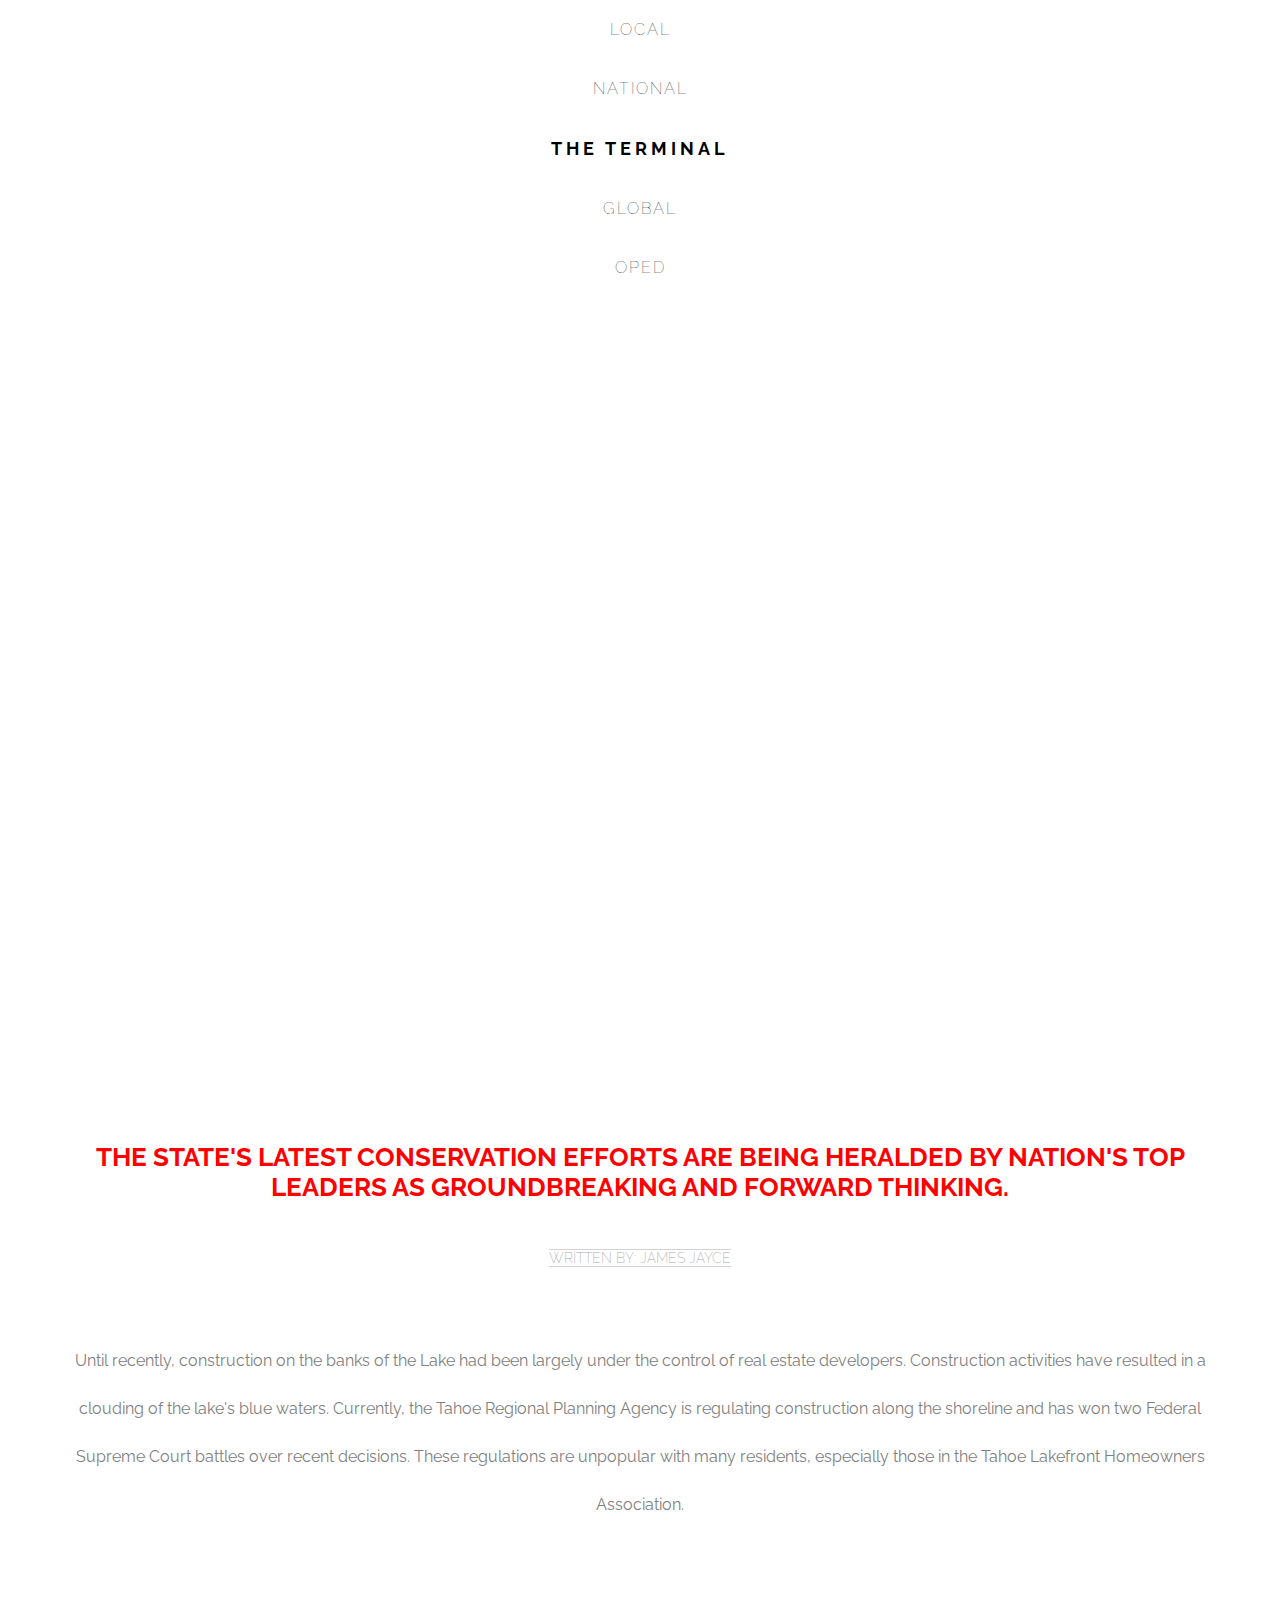
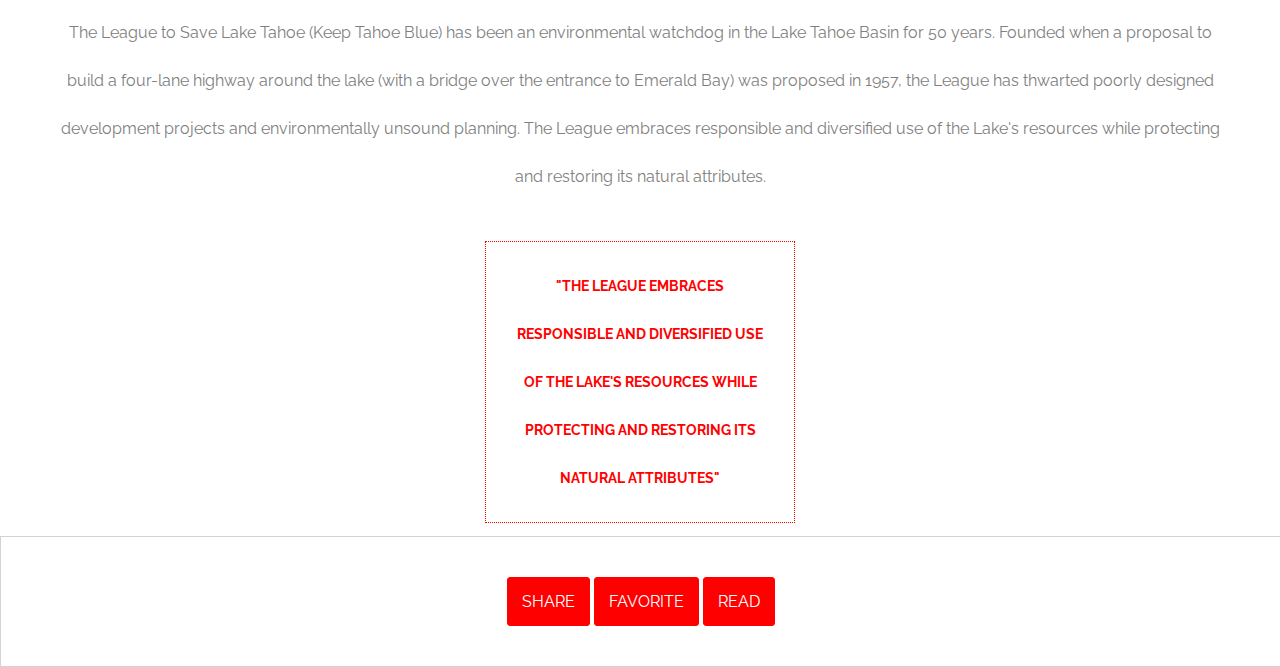
<file: boxModel/index.html>
<!DOCTYPE html>
<html>
<head>
  <title>The Terminal - Your Source for Fact-Based News</title>
  <link href="https://fonts.googleapis.com/css?family=Amatic+SC|Raleway:100,200,600,700" rel="stylesheet">
  <link rel="stylesheet" href="style.css">
</head>
<body>

  <nav class="navigation">
    <ul>
      <li>LOCAL</li>
      <li>NATIONAL</li>
      <li class="logo">THE TERMINAL</li>
      <li>GLOBAL</li>
      <li>OPED</li>
      <li class="donate">DONATE</li>
    </ul>
  </nav>

  <div id="banner">
    <div class="content">
      <h1>Conservation Efforts at Lake Tahoe Being Praised by Nation's Leaders</h1>
    </div>
  </div>

  <div id="main" class="content">
    <h3>THE STATE'S LATEST CONSERVATION EFFORTS ARE BEING HERALDED BY NATION'S TOP LEADERS AS GROUNDBREAKING AND FORWARD THINKING.</h3>
    <span class="byline">WRITTEN BY: JAMES JAYCE</span>
    <p>Until recently, construction on the banks of the Lake had been largely under the control of real estate developers. Construction activities have resulted in a clouding of the lake's blue waters. Currently, the Tahoe Regional Planning Agency is regulating construction along the shoreline and has won two Federal Supreme Court battles over recent decisions. These regulations are unpopular with many residents, especially those in the Tahoe Lakefront Homeowners Association.</p>

    <p>The League to Save Lake Tahoe (Keep Tahoe Blue) has been an environmental watchdog in the Lake Tahoe Basin for 50 years. Founded when a proposal to build a four-lane highway around the lake (with a bridge over the entrance to Emerald Bay) was proposed in 1957, the League has thwarted poorly designed development projects and environmentally unsound planning. The League embraces responsible and diversified use of the Lake's resources while protecting and restoring its natural attributes.</p>

    <div class="pull-quote">
      <h2>"THE LEAGUE EMBRACES RESPONSIBLE AND DIVERSIFIED USE OF THE LAKE'S RESOURCES WHILE PROTECTING AND RESTORING ITS NATURAL ATTRIBUTES"</h2>
    </div>

    <p>Since 1980, the Lake Tahoe Interagency Monitoring Program (LTIMP) has been measuring stream discharge and concentrations of nutrients and sediment in up to 10 tributary streams in the Lake Tahoe Basin, California-Nevada. The objectives of the LTIMP are to acquire and disseminate the water quality information necessary to support science-based environmental planning and decision making in the basin. The LTIMP is a cooperative program with support from 12 federal and state agencies with interests in the Tahoe Basin. This data set, together with more recently acquired data on urban runoff water quality, is being used by the Lahontan Regional Water Quality Control Board to develop a program (mandated by the Clean Water Act) to limit the flux of nutrients and fine sediment to the Lake.</p>

    <p>UC Davis remains a primary steward of the lake. The UC Davis Tahoe Environmental Research Center is dedicated to research, education and public outreach, and to providing objective scientific information for restoration and sustainable use of the Lake Tahoe Basin. Each year, it produces a well-publicized "State of the Lake" assessment report.</p>
  </div>

  <div class="share">
    <a href="#">SHARE</a>
    <a href="#">FAVORITE</a>
    <a href="#">READ</a>
  </div>

</body>
</html>
</file>
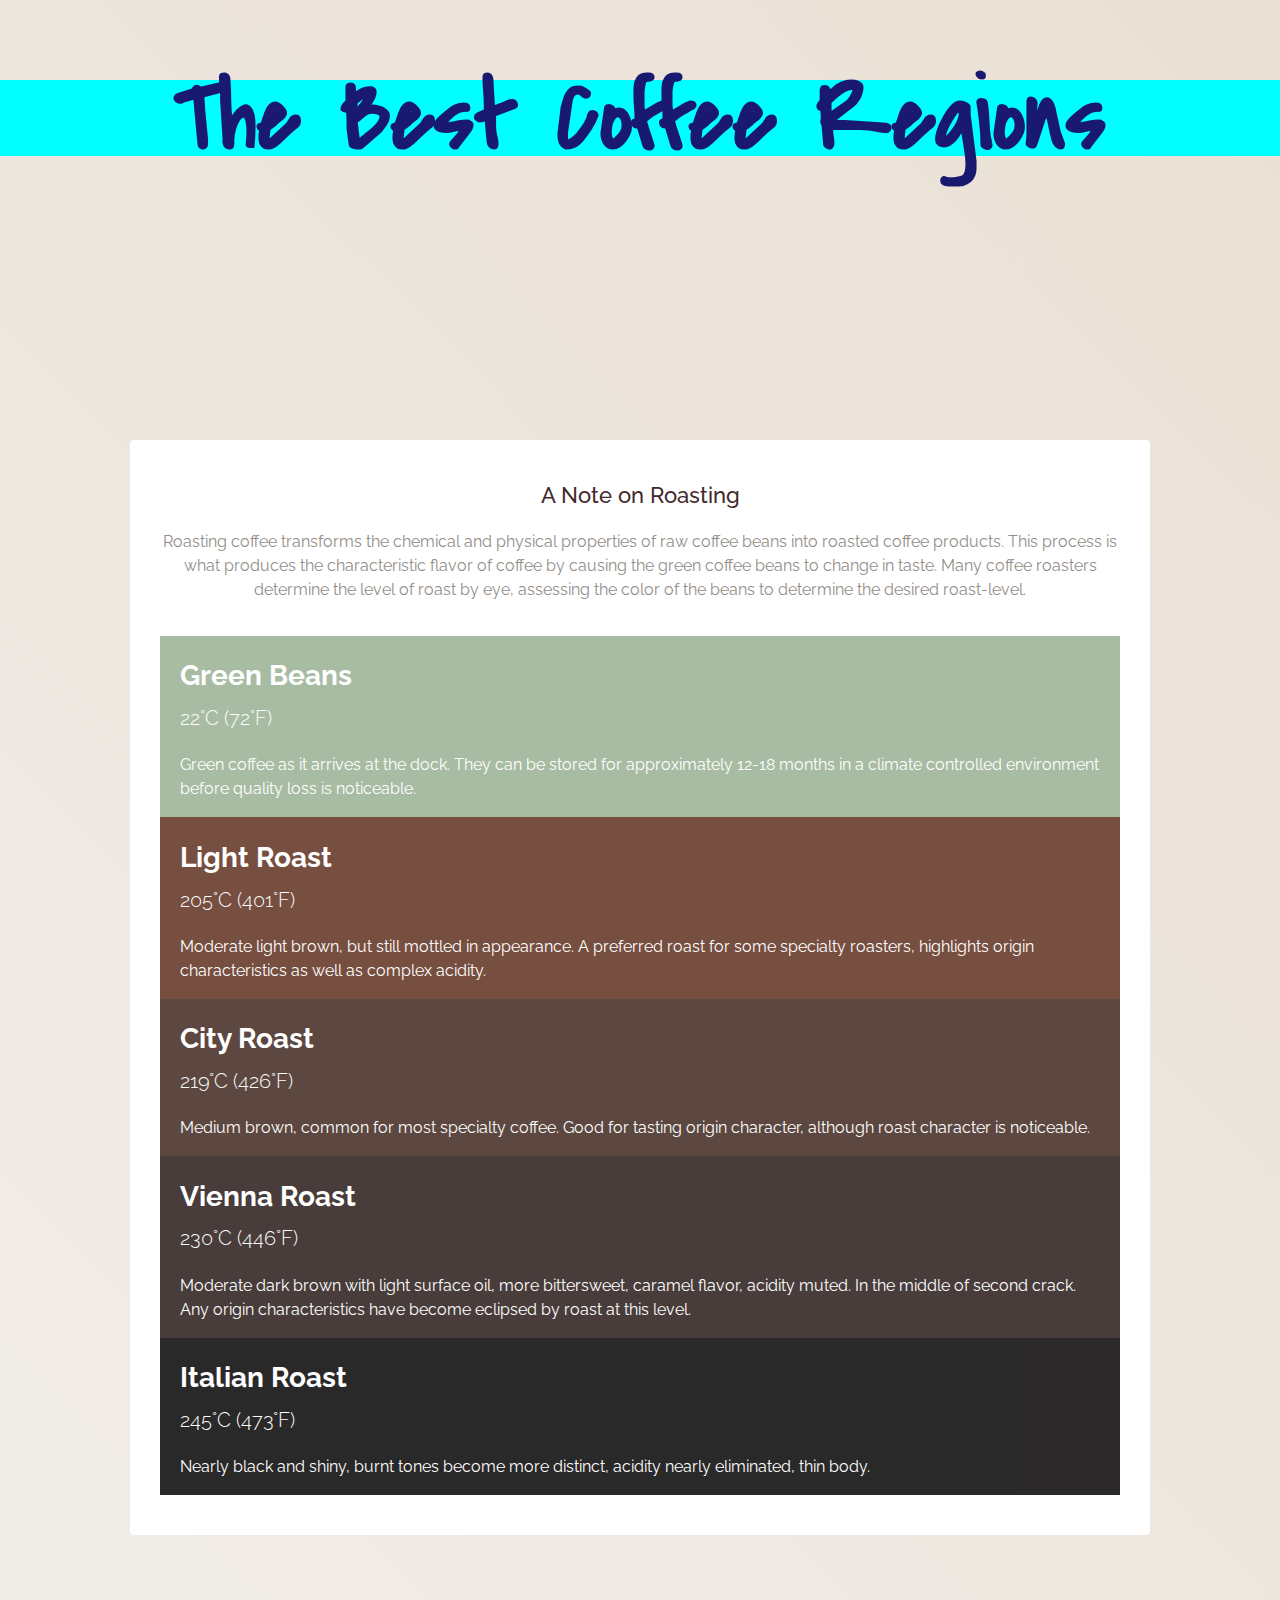
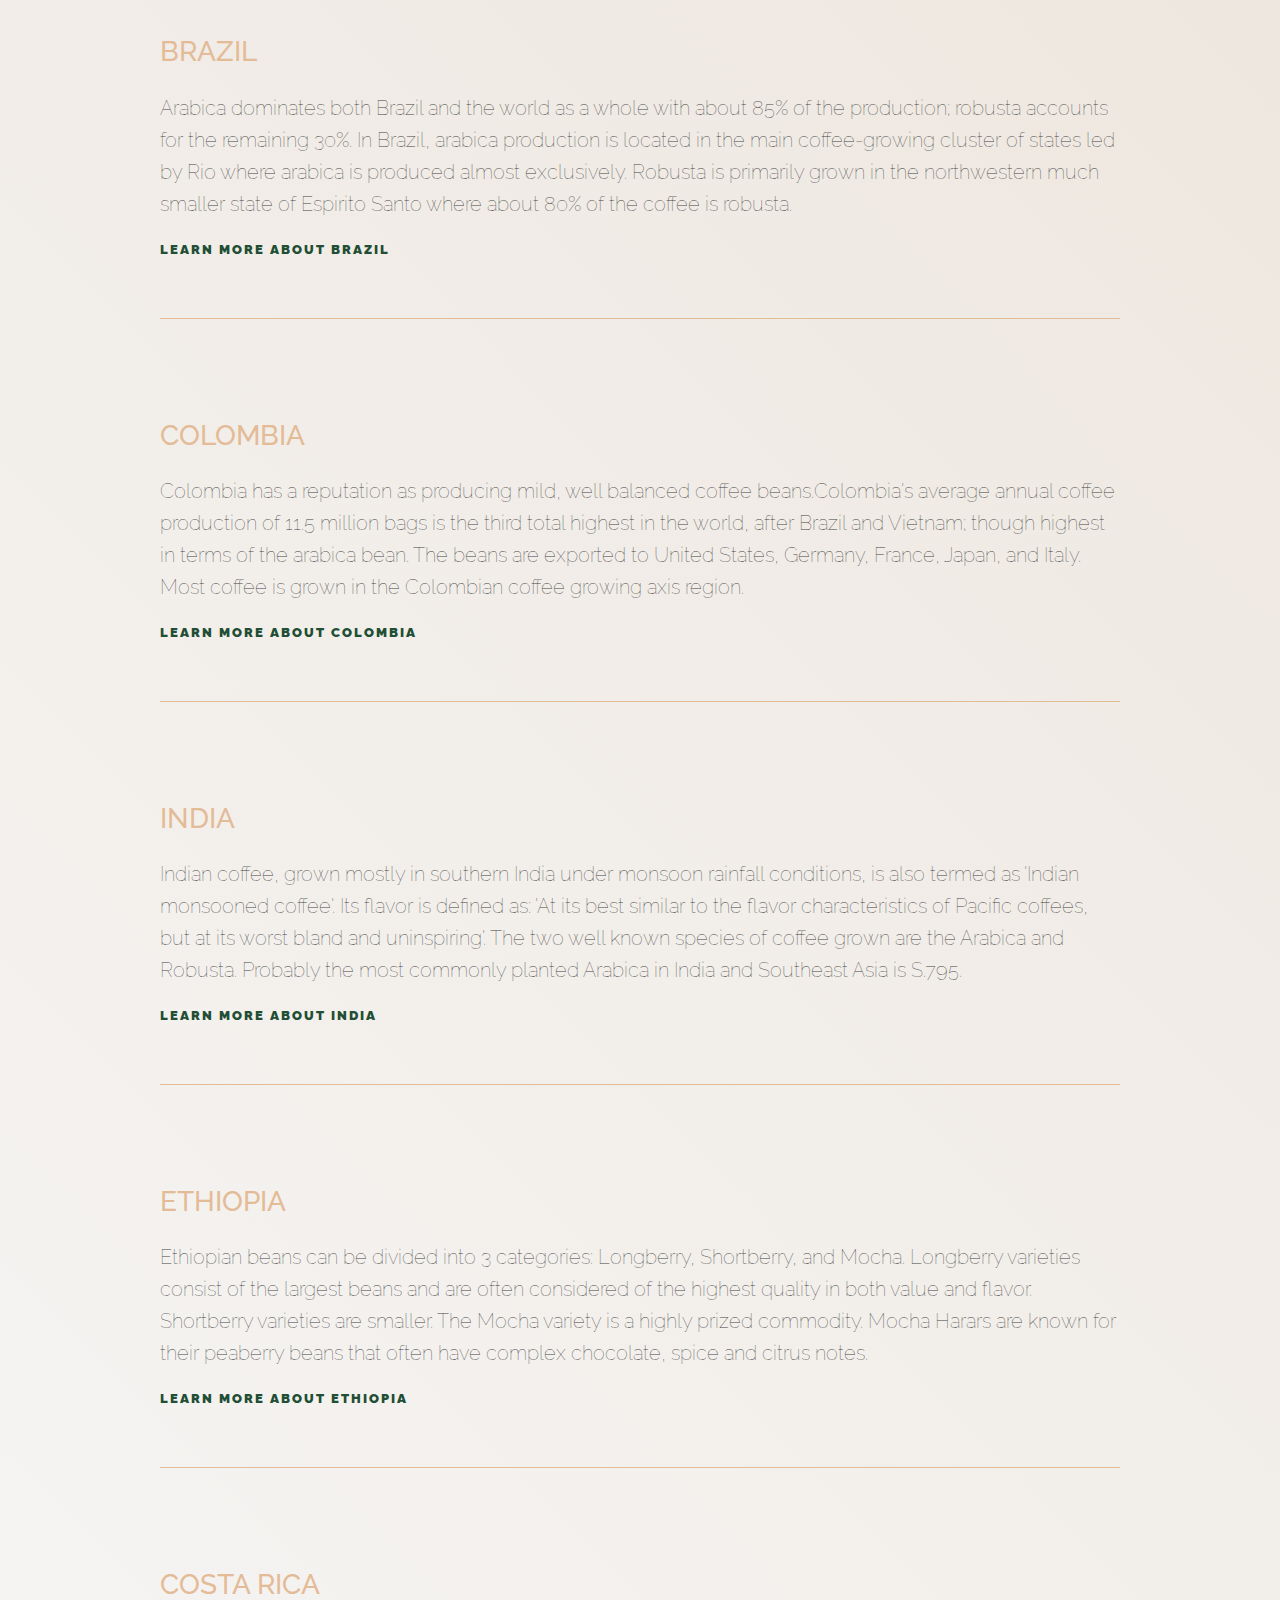
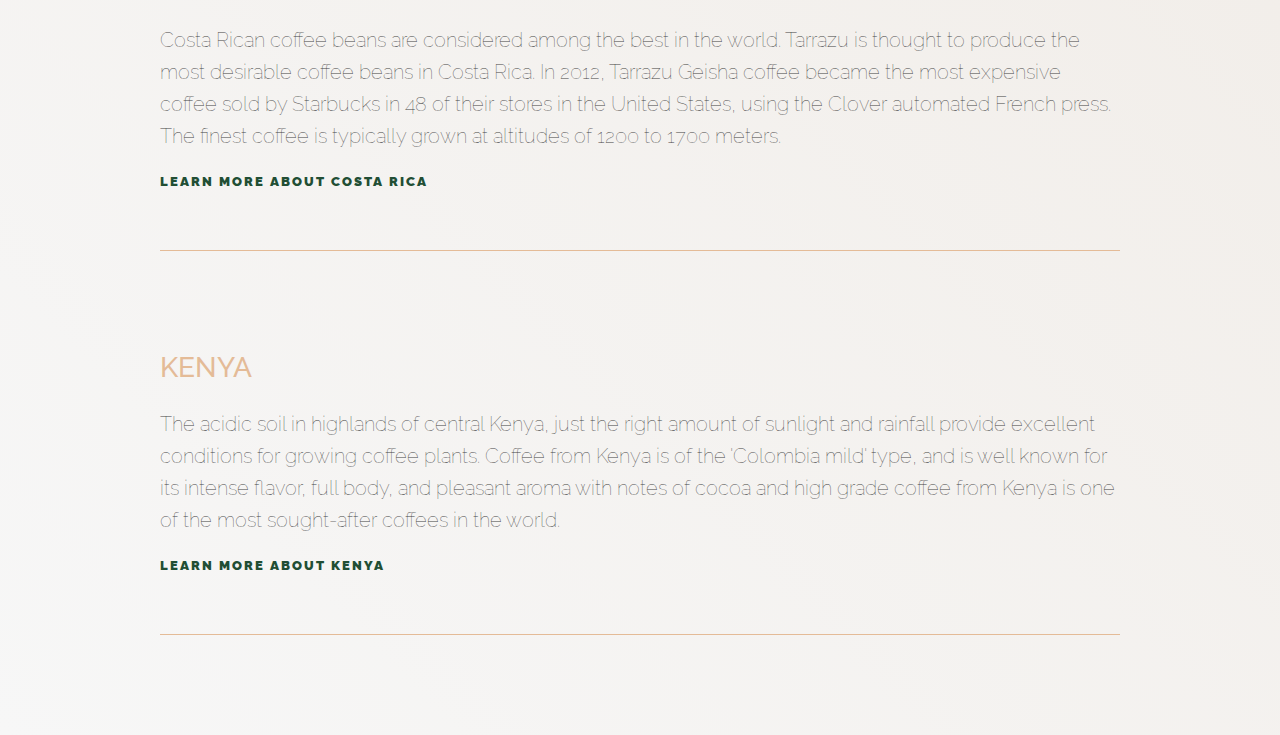
<file: colours/index.html>
<!DOCTYPE html>
<html>
<head>
  <title>The Best Coffee - By Region</title>
  <link href='https://fonts.googleapis.com/css?family=Covered+By+Your+Grace|Raleway:100,500,600,800' rel='stylesheet'>
  <link rel='stylesheet' href='style.css'>
</head>
<body>

  <div class='header'>
    <h1>The Best Coffee Regions</h1>
  </div>

  <div class='roasting'>
    <h3>A Note on Roasting</h3>
    <p>Roasting coffee transforms the chemical and physical properties of raw coffee beans into roasted coffee products. This process is what produces the characteristic flavor of coffee by causing the green coffee beans to change in taste. Many coffee roasters determine the level of roast by eye, assessing the color of the beans to determine the desired roast-level.</p>
  <br>
      <div class='spectrum'>
        <div class='green'>
          <h4>Green Beans</h4>
          <h5>22&degC (72&degF)</h5>
          <p>Green coffee as it arrives at the dock. They can be stored for approximately 12-18 months in a climate controlled environment before quality loss is noticeable.</p>
        </div>
        <div class='light'>
          <h4>Light Roast</h4>
          <h5>205&degC (401&degF)</h5>
          <p>Moderate light brown, but still mottled in appearance. A preferred roast for some specialty roasters, highlights origin characteristics as well as complex acidity.</p>
        </div>
        <div class='city'>
          <h4>City Roast</h4>
          <h5>219&degC (426&degF)</h5>
          <p>Medium brown, common for most specialty coffee. Good for tasting origin character, although roast character is noticeable.</p>
        </div>
        <div class='vienna'>
          <h4>Vienna Roast</h4>
          <h5>230&degC (446&degF)</h5>
          <p>Moderate dark brown with light surface oil, more bittersweet, caramel flavor, acidity muted. In the middle of second crack. Any origin characteristics have become eclipsed by roast at this level.</p>
        </div>
        <div class='italian'>
          <h4>Italian Roast</h4>
          <h5>245&degC (473&degF)</h5>
          <p>Nearly black and shiny, burnt tones become more distinct, acidity nearly eliminated, thin body.</p>
        </div>
      </div>
  </div>

  <ul>
    <li>
      <h2>Brazil</h2>
      <p>Arabica dominates both Brazil and the world as a whole with about 85% of the production; robusta accounts for the remaining 30%. In Brazil, arabica production is located in the main coffee-growing cluster of states led by Rio where arabica is
        produced almost exclusively. Robusta is primarily grown in the northwestern much smaller state of Espirito Santo where about 80% of the coffee is robusta.</p>
      <a href='#'>Learn More about Brazil</a>
    </li>
    <li>
      <h2>Colombia</h2>
      <p>Colombia has a reputation as producing mild, well balanced coffee beans.Colombia's average annual coffee production of 11.5 million bags is the third total highest in the world, after Brazil and Vietnam; though highest in terms of the arabica
        bean. The beans are exported to United States, Germany, France, Japan, and Italy. Most coffee is grown in the Colombian coffee growing axis region.</p>
      <a href='#'>Learn More about Colombia</a>
    </li>
    <li>
      <h2>India</h2>
      <p>Indian coffee, grown mostly in southern India under monsoon rainfall conditions, is also termed as 'Indian monsooned coffee'. Its flavor is defined as: 'At its best similar to the flavor characteristics of Pacific coffees, but at its worst bland and uninspiring'. The two well known species of coffee grown are the Arabica and Robusta. Probably the most commonly planted Arabica in India and Southeast Asia is S.795.</p>
      <a href='#'>Learn More about India</a>
    </li>
    <li>
      <h2>Ethiopia</h2>
      <p>Ethiopian beans can be divided into 3 categories: Longberry, Shortberry, and Mocha. Longberry varieties consist of the largest beans and are often considered of the highest quality in both value and flavor. Shortberry varieties are smaller. The Mocha variety is a highly prized commodity. Mocha Harars are known for their peaberry beans that often have complex chocolate, spice and citrus notes.</p>
      <a href='#'>Learn More about Ethiopia</a>
    </li>
    <li>
      <h2>Costa Rica</h2>
      <p>Costa Rican coffee beans are considered among the best in the world. Tarrazu is thought to produce the most desirable coffee beans in Costa Rica. In 2012, Tarrazu Geisha coffee became the most expensive coffee sold by Starbucks in 48 of their stores in the United States, using the Clover automated French press. The finest coffee is typically grown at altitudes of 1200 to 1700 meters.</p>
      <a href='#'>Learn More about Costa Rica</a>
    </li>
    <li>
      <h2>Kenya</h2>
      <p>The acidic soil in highlands of central Kenya, just the right amount of sunlight and rainfall provide excellent conditions for growing coffee plants. Coffee from Kenya is of the 'Colombia mild' type, and is well known for its intense flavor, full body, and pleasant aroma with notes of cocoa and high grade coffee from Kenya is one of the most sought-after coffees in the world.</p>
      <a href='#'>Learn More about Kenya</a>
    </li>
  </ul>

</body>
</html>
</file>
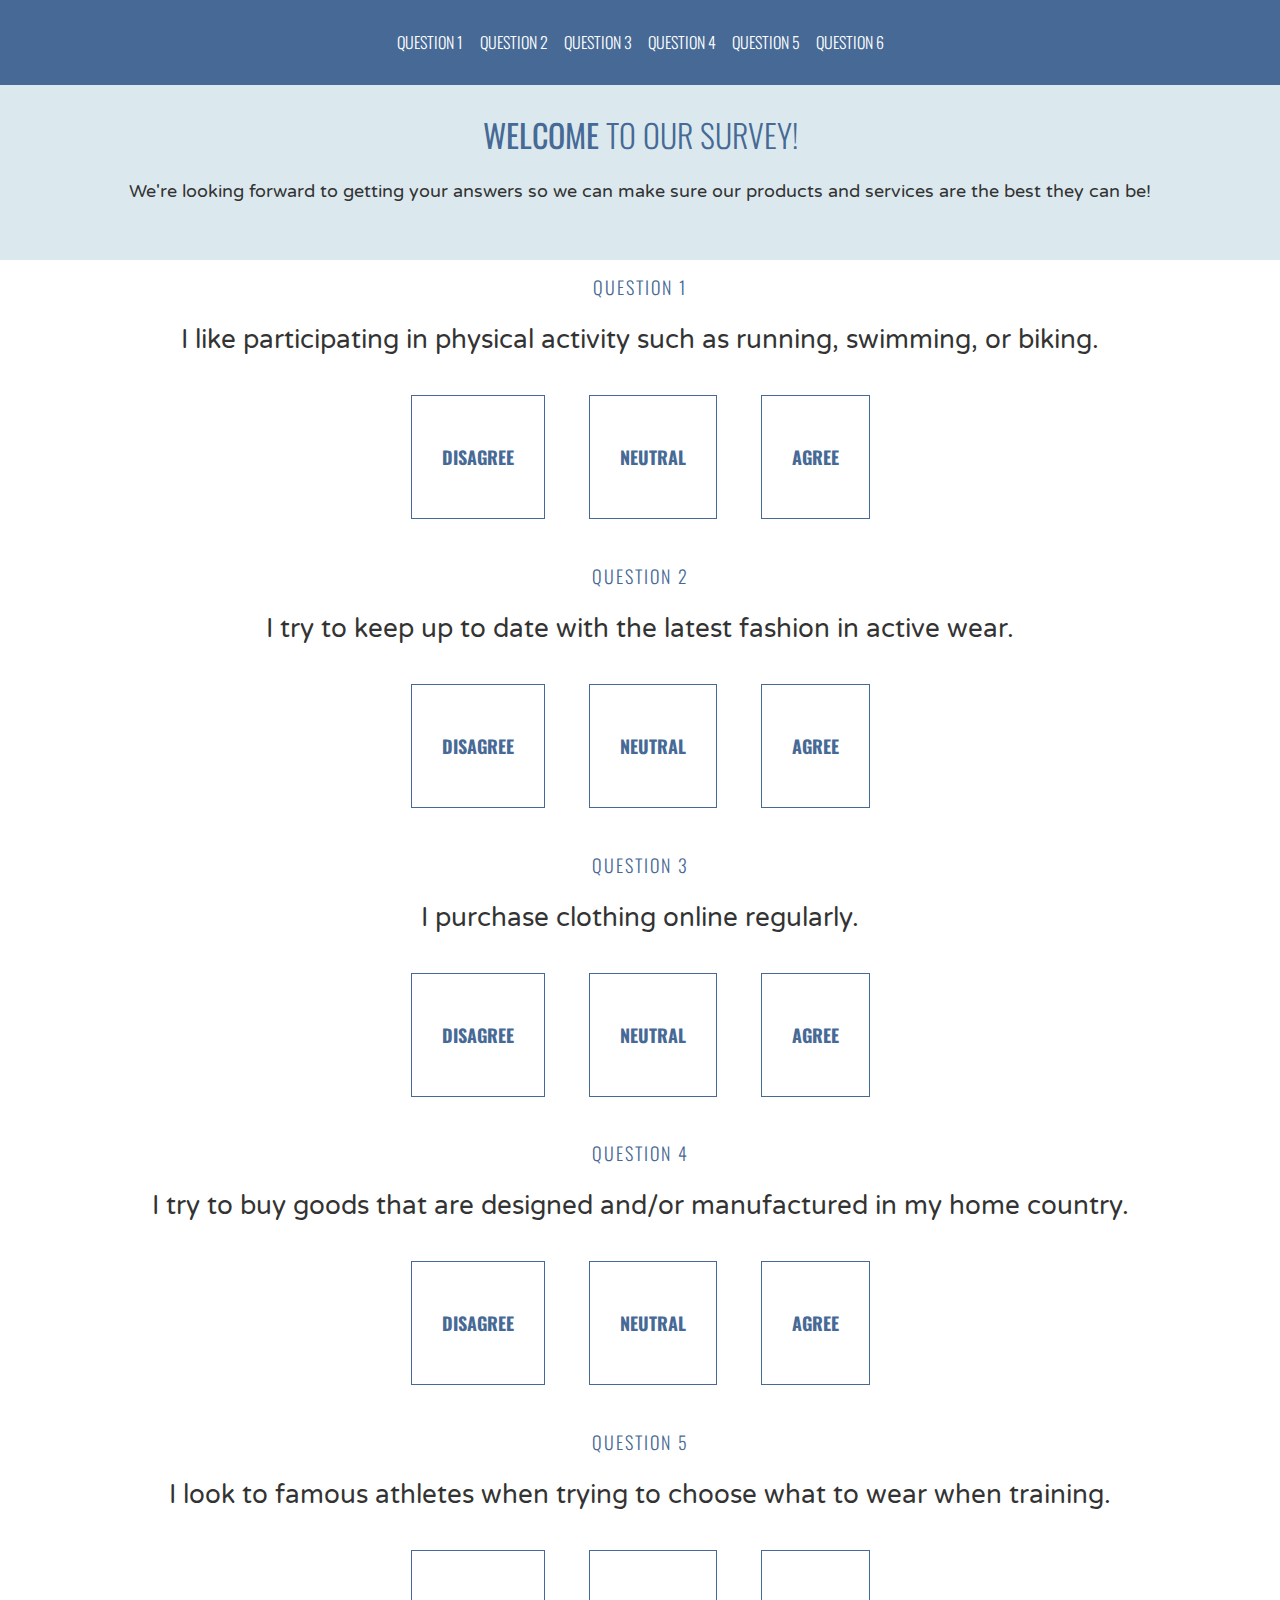
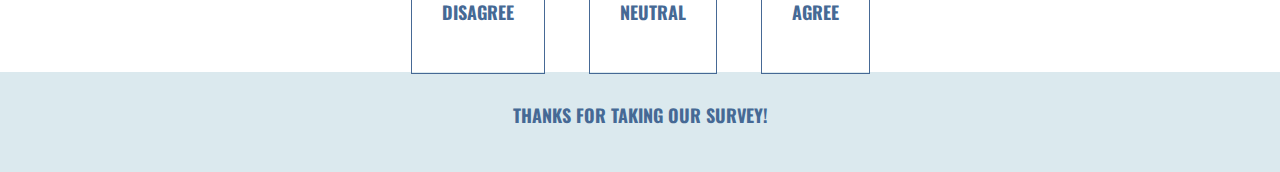
<file: HTMLflow/index.html>
<!DOCTYPE html>
<html>
<head>
  <title>Please Participate in Our Survey!</title>
  <link href="https://fonts.googleapis.com/css?family=Oswald:300,700|Varela+Round" rel="stylesheet">
  <link rel="stylesheet" href="style.css">
</head>
<body>

  <header>
    <ul>
      <li>Question 1</li>
      <li>Question 2</li>
      <li>Question 3</li>
      <li>Question 4</li>
      <li>Question 5</li>
      <li>Question 6</li>
    </ul>
  </header>
  
  <div class="welcome">
    <h1><strong>Welcome</strong> to our survey!</h1>
    <p>We're looking forward to getting your answers so we can make sure our products and services are the best they can be!</p>
  </div>

  <div class="question">
    <h4>Question 1</h4>
    <h2>I like participating in physical activity such as running, swimming, or biking.</h2>

    <div class="answer">
      <h3>Disagree</h3>
    </div>

    <div class="answer">
      <h3>Neutral</h3>
    </div>

    <div class="answer">
      <h3>Agree</h3>
    </div>
  </div>

  <div class="question">
    <h4>Question 2</h4>
    <h2>I try to keep up to date with the latest fashion in active wear.</h2>

    <div class="answer">
      <h3>Disagree</h3>
    </div>

    <div class="answer">
      <h3>Neutral</h3>
    </div>

    <div class="answer">
      <h3>Agree</h3>
    </div>
  </div>

  <div class="question">
    <h4>Question 3</h4>
    <h2>I purchase clothing online regularly.</h2>

    <div class="answer">
      <h3>Disagree</h3>
    </div>

    <div class="answer">
      <h3>Neutral</h3>
    </div>

    <div class="answer">
      <h3>Agree</h3>
    </div>
  </div>

  <div class="question">
    <h4>Question 4</h4>
    <h2>I try to buy goods that are designed and/or manufactured in my home country.</h2>

    <div class="answer">
      <h3>Disagree</h3>
    </div>

    <div class="answer">
      <h3>Neutral</h3>
    </div>

    <div class="answer">
      <h3>Agree</h3>
    </div>
  </div>

  <div class="question">
    <h4>Question 5</h4>
    <h2>I look to famous athletes when trying to choose what to wear when training.</h2>

    <div class="answer">
      <h3>Disagree</h3>
    </div>

    <div class="answer">
      <h3>Neutral</h3>
    </div>

    <div class="answer">
      <h3>Agree</h3>
    </div>
  </div>
  <footer>
    <h3>Thanks for taking our survey!</h3>
  </footer>

</body>
</html>
</file>
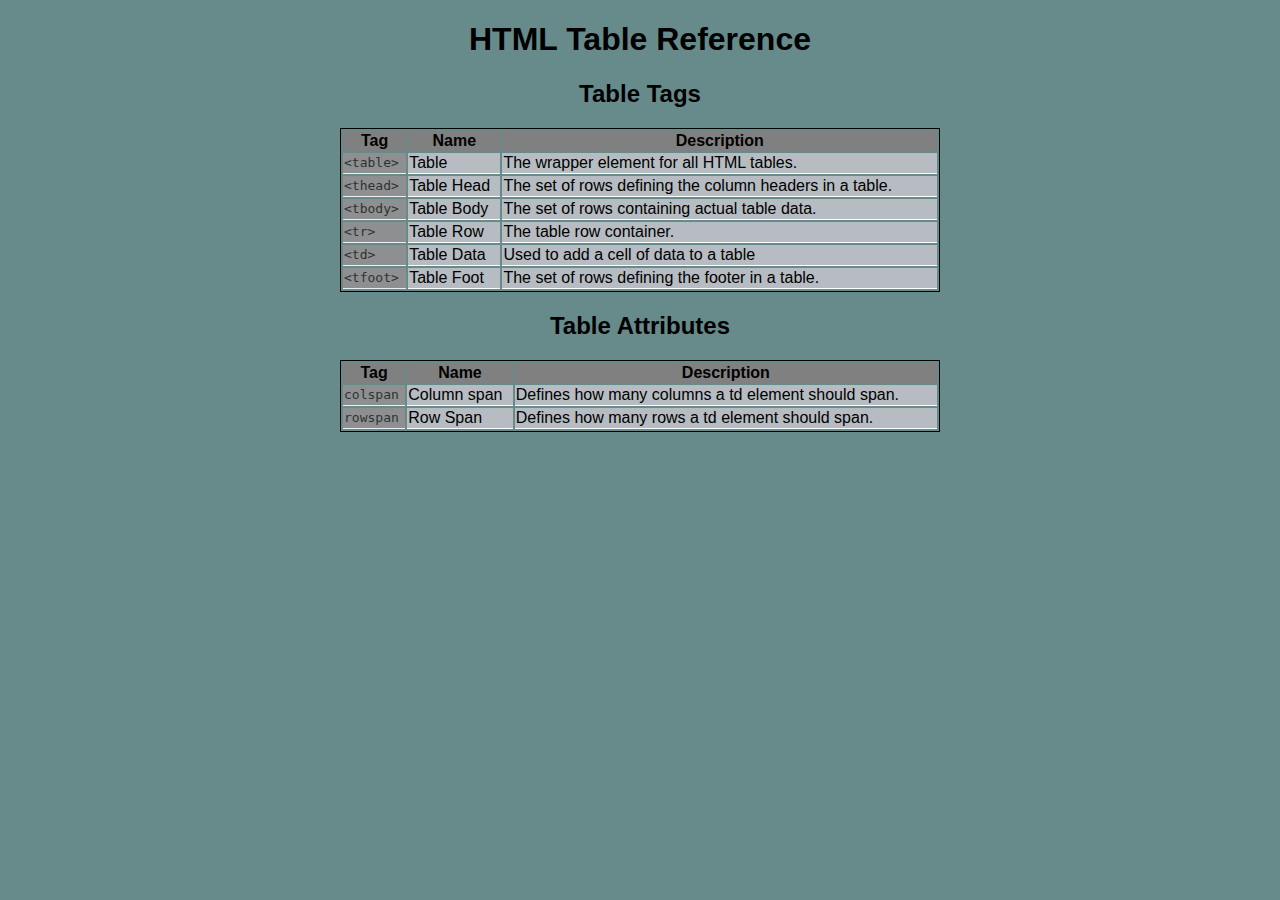
<file: myReference-Cheat-Sheet/index.html>
<!DOCTYPE html>
<html>
<head>
    <!--Eroje's HTML Table-->
<link href="styles.css" type="text/css" rel="stylesheet">
    <title>Table Tag Cheat Sheet</title>
</head>
<body>
    <h1>HTML Table Reference</h1>
   <h2 class="table2">Table Tags</h2>
    <table>
        <thead>
            <tr>
                <th>Tag</th>
                <th>Name</th>
                <th>Description</th>
              </tr>
         </thead>
              <tbody>
                      <tr>
                        <td class="diffont">&lt;table&gt;</td>
                        <td>Table</td>
                        <td>The wrapper element for all HTML tables.</td>
                      </tr>
                      <tr>
                        <td class="diffont">&lt;thead&gt;</td>
                        <td>Table Head</td>
                        <td>The set of rows defining the column headers in a table.
                        </td>
                      </tr>
                      <tr>
                        <td class="diffont">&lt;tbody&gt;</td>
                        <td>Table Body</td>
                        <td>The set of rows containing actual table data.
                        </td>
                      </tr>
                      <tr>
                        <td class="diffont">&lt;tr&gt;</td>
                        <td>Table Row</td>
                        <td>The table row container.
                        </td>
                      </tr>
                      <tr>
                        <td class="diffont">&lt;td&gt;</td>
                        <td>Table Data</td>
                        <td>Used to add a cell of data to a table</td>
                      </tr>
                      <tr>
                        <td class="diffont">&lt;tfoot&gt;</td>
                        <td>Table Foot</td>
                        <td>The set of rows defining the footer in a table.
                        </td>
                      </tr>
              </tbody>
         </table>
<h2 class="table2">Table Attributes</h2>
         <table class="table">
            <thead>
                <tr>
                    <th>Tag</th>
                    <th>Name</th>
                    <th>Description</th>
                  </tr>
                  <tbody>
                          <tr>
                            <td class="diffont">colspan</td>
                            <td>Column span</td>
                            <td>Defines how many columns a td element should span.</td>
                          </tr>
                          <tr>
                            <td class="diffont">rowspan</td>
                            <td>Row Span</td>
                            <td>Defines how many rows a td element should span.</td>
                          </tr>
                  </tbody>
                </thead>
            </table>
        </body>
    </html>
</file>
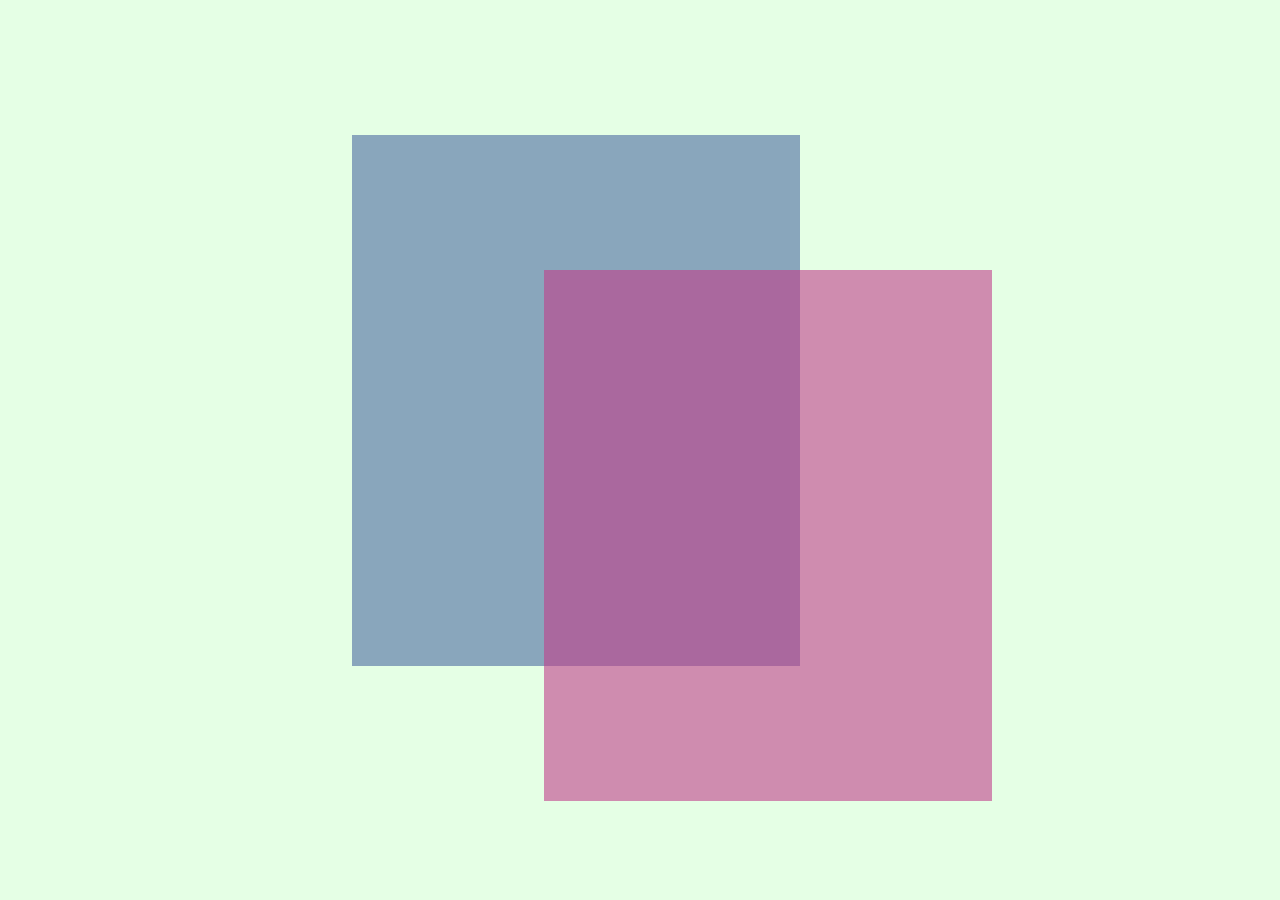
<file: opacity-alpha/index.html>
<!DOCTYPE html>
<html lang='en'>
<head>
  <meta charset='UTF-8'>
  <title>Color - HSLA</title>
  <link rel='stylesheet' href='style.css'>
</head>
<body>
  <div class='wrapper'>
    <div class='midground'>
      <div class='foreground'></div>
    </div>
  </div>
</body>
</html>
</file>
<file: boxModel/style.css>
body {
  background-color: white;
  font-family: 'Raleway', sans-serif;
  margin: 0;
  padding: 0;
}

.navigation ul {
  margin: 0;
  padding: 0;
  text-align: center;
}

.navigation li {
  font-weight: 100;
  letter-spacing: 2px;
}

.navigation  li.logo {
  color: black;
  font-size: 18px;
  font-weight: 700;
  letter-spacing: 4px;
}

#banner {
  background-image: url("https://content.codecademy.com/courses/web-101/unit-6/htmlcss1-img_tahoe.jpeg");
  background-size: cover;
  background-position: bottom center;
  height: 700px;
  width: 100%;
}

#banner .content h1 {
  border: 3px solid white;
  position: relative;
  top: 50px;
  width: 400px;
  margin: 0 auto;
}

#main {
  padding: 40px;
  text-align: center;
  width: 1200px;
  margin: 0 auto;
  height: 1000px;
  overflow: scroll; 
}

h1 {
  color: white;
  font-size: 42px;
  font-weight: 600;
  text-align: center;
}

h2 {
  border: 1px dotted red;
  color: red;
  font-size: 14px;
  line-height: 48px;
  text-align: center;
  padding: 20px 30px;
  margin: 30px 20px;
}

h3 {
  color: red;
  font-size: 26px;
  font-weight: 700;
  padding: 20px 10px;
}

p {
  color: grey;
  font-size: 16px;
  line-height: 48px;
  padding: 10px 20px;
  margin-top: 60px;
}

.pull-quote {
    width: 350px;
    margin: 0 auto;
}

.byline {
  border-bottom: 1px solid LightGrey;
  border-top: 1px solid LightGrey;
  color: DarkGrey;
  font-size: 14px;
  font-weight: 200;
}

.share {
  border: 1px solid LightGrey;
  padding: 40px 0px;
  position: relative;
  text-align: center;
  width: 100%;
}

.share a {
  background: red;
  border: 1px solid red;
  border-radius: 3px;
  color: white;
  display: inline-block;
  text-decoration: none;
}

.share a:hover {
  background: white;
  border: 1px solid red;
  color: red;
}

.navigation li {
  padding: 20px;
}

.share a {
  padding: 14px;
}

h2 {
  padding-top: 20px;
  padding-bottom: 20px;
  padding-left: 30px;
  padding-right: 30px;
}

.donate { /*This hides Donate */
    visibility: hidden;
  }
</file>
<file: colours/style.css>
body {
  padding: 0;
  margin: 0;
  background: #F7F7F7;
  /* Old browsers */
  background: -moz-linear-gradient(45deg, #F7F7F7 0%, #EAE0D5 100%);
  /* FF3.6-15 */
  background: -webkit-linear-gradient(45deg, #F7F7F7 0%, #EAE0D5 100%);
  /* Chrome10-25,Safari5.1-6 */
  background: linear-gradient(45deg, #F7F7F7 0%, #EAE0D5 100%);
}

/** Header styles **/
.header {
  background-image: url(https://images.unsplash.com/photo-1455267847942-f4fdb784f0c5?dpr=1&auto=format&crop=entropy&fit=crop&w=1500&h=1000&q=80&cs=tinysrgb);
  height: 400px;
  background-position: center center;
}

.roasting {
  margin: 40px auto;
  padding: 20px 30px 40px 30px;
  background-color: #FFFFFF;
  overflow: auto;
  width: 75%;
  border-radius: 4px;
  align-self: center;
}

.roasting p {
  color: #938E89;
  text-align: center;
  line-height: 24px;
  font-family: 'Raleway', sans-serif;
  font-size: 16px;
  font-weight: 400;
}

.spectrum div {
  font: inherit;
  padding: 0 20px;
  color: #FFFFFF;
  overflow: auto;
  opacity: 0.9;
}

.spectrum p {
  color: #FFFFFF;
  text-align: left;
}

/* Roast types */
.green {
  background-color: #9EB599;
}

.light {
  background-color: #683C2C;
}

.city {
  background-color: #4C352D;
}

.vienna {
  background-color: #352926;
}

.italian {
  background-color: #141212;
}

/* Typography */
h1 {
  color: #41292C;
  font-family: 'Covered By Your Grace', sans-serif;
  font-size: 100px;
  line-height: 76px;
  margin: 0;
  position: relative;
  text-align: center;
  top: 20%;
  color: midnightblue;
  background-color: aqua;
}

h2 {
  color: #E4BB97;
  font-family: 'Raleway', sans-serif;
  font-size: 28px;
  font-weight: 500;
  text-align: left;
  text-transform: uppercase;
}

h3 {
  color: #41292C;
  font-family: 'Raleway', sans-serif;
  font-size: 22px;
  font-weight: 500;
  text-align: center;
}

h4 {
  font-family: 'Raleway', sans-serif;
  font-size: 28px;
  font-weight: 700;
  line-height: .2em;
}

h5 {
  font-family: 'Raleway', sans-serif;
  font-size: 20px;
  line-height: .2em;
  font-weight: 300;
}

/* Page elements */
ul {
  margin: 0 auto;
  padding: 0;
  width: 75%;
}

li {
  border-bottom: 1px solid #E4BB97;
  list-style: none;
  margin: 100px 0px;
  padding-bottom: 60px;
}

p {
  color: #444444;
  line-height: 32px;
  font-family: 'Raleway', sans-serif;
  font-size: 20px;
  font-weight: 100;
}

a {
  color: #214E34;
  font-family: 'Raleway', sans-serif;
  font-size: 13px;
  font-weight: 900;
  text-align: left;
  text-transform: uppercase;
  text-decoration: none;
  letter-spacing: 2px;
}
</file>
<file: HTMLflow/style.css>
body {
    background-color: #FFF;
    margin: 0 auto;
  }
  
  header {
    background-color: #466995;
    border-bottom: 1px solid #466995;
    position: fixed;
    width: 100%;
    z-index: 10;
  }
  
  ul {
    margin: 30px auto;
    padding: 0 20px;
    text-align: center;
  }
  
  li {
    color: #FFF;
    font-family: 'Oswald', sans-serif;
    font-size: 16px;
    font-weight: 300;
    text-transform: uppercase;
    display: inline-block;
    width: 80px;  
  }
  
  li:hover {
    color: #DBE9EE;
  }
  
  h1 {
    color: #466995;
    font-family: 'Oswald', sans-serif;
    font-size: 32px;
    font-weight: 300;
    text-transform: uppercase;
  }
  
  h2 {
    color: #333;
    font-family: 'Varela Round', sans-serif;
    font-size: 26px;
    font-weight: 100;
    margin: 0 auto 20px auto;
  }
  
  h3 {
    color: #466995;
    font-family: 'Oswald', sans-serif;
    font-size: 18px;
    text-align: center;
    font-weight: 700;
    text-transform: uppercase;
    padding: 30px;
  }
  
  h4 {
    color: #466995;
    font-family: 'Oswald', sans-serif;
    font-size: 18px;
    font-weight: 300;
    letter-spacing: 2px;
    text-align: center;
    text-transform: uppercase
  }
  
  p {
    color: #333;
    font-family: 'Varela Round', sans-serif;
    font-size: 18px;
  }
  
  footer {
    background-color: #DBE9EE;
    text-align: center;
    height: 100px;
  }
  
  .welcome {
    background-color: #DBE9EE;
    box-sizing: border-box;
    padding: 40px;
    text-align: center;
    width: 100%;
    position: relative;
    top: 50px;
  }
  
  .question {
    text-align: center;
    position: relative;
    top: 40px;
  }
  
  .answer {
    border: 1px solid #466995;
    margin: 20px;
    display: inline-block;
  }
  
  .answer:hover {
    background: #C0D6DF;
    color: #FFF;
  }
</file>
<file: myReference-Cheat-Sheet/styles.css>
body {
    background-color: rgb(103, 138, 138);
    text-align: center;
}
tbody, td {
    background-color: rgb(182, 188, 193);
    border-bottom: 1px solid white;
    text-align: left;
    position: center;
    
}

table {
    margin-left:auto; 
    margin-right:auto;
    border: 1px solid black;
    font-family: Arial, Helvetica, sans-serif;
    table-layout: auto;
    width: 600px;
    height: auto;
  }

.head3 {
    border-bottom: 1px solid rgb(151, 16, 16);
  }

thead {
    background-color: gray;
}
.diffont {
    font-family: monospace;
    background-color:    grey;
    opacity: 75%;
}

h1, h2 {
    font-family: Arial, Helvetica, sans-serif;
}
</file>
<file: opacity-alpha/style.css>
html,
body {
  margin: 0;
  height: 100%;
}

.wrapper {
  position: relative;
  margin: auto;
  padding: 0;
  max-width: 75vw;
}

.midground, .foreground {
  position: absolute;
  top: 0;
  left: 0;
  display: inline-block;
  margin: 15vh 0 0 15vw;
  padding: 0;
  width: 35vw;
  height: 59vh;
}

body {
  background-color: rgba(0, 255, 0, 0.1);
}

.midground {
  background-color: hsla(225, 100%, 25%, 0.4);
}

.foreground {
  background-color: hsla(325, 50%, 50%, 0.6);
}
</file>
